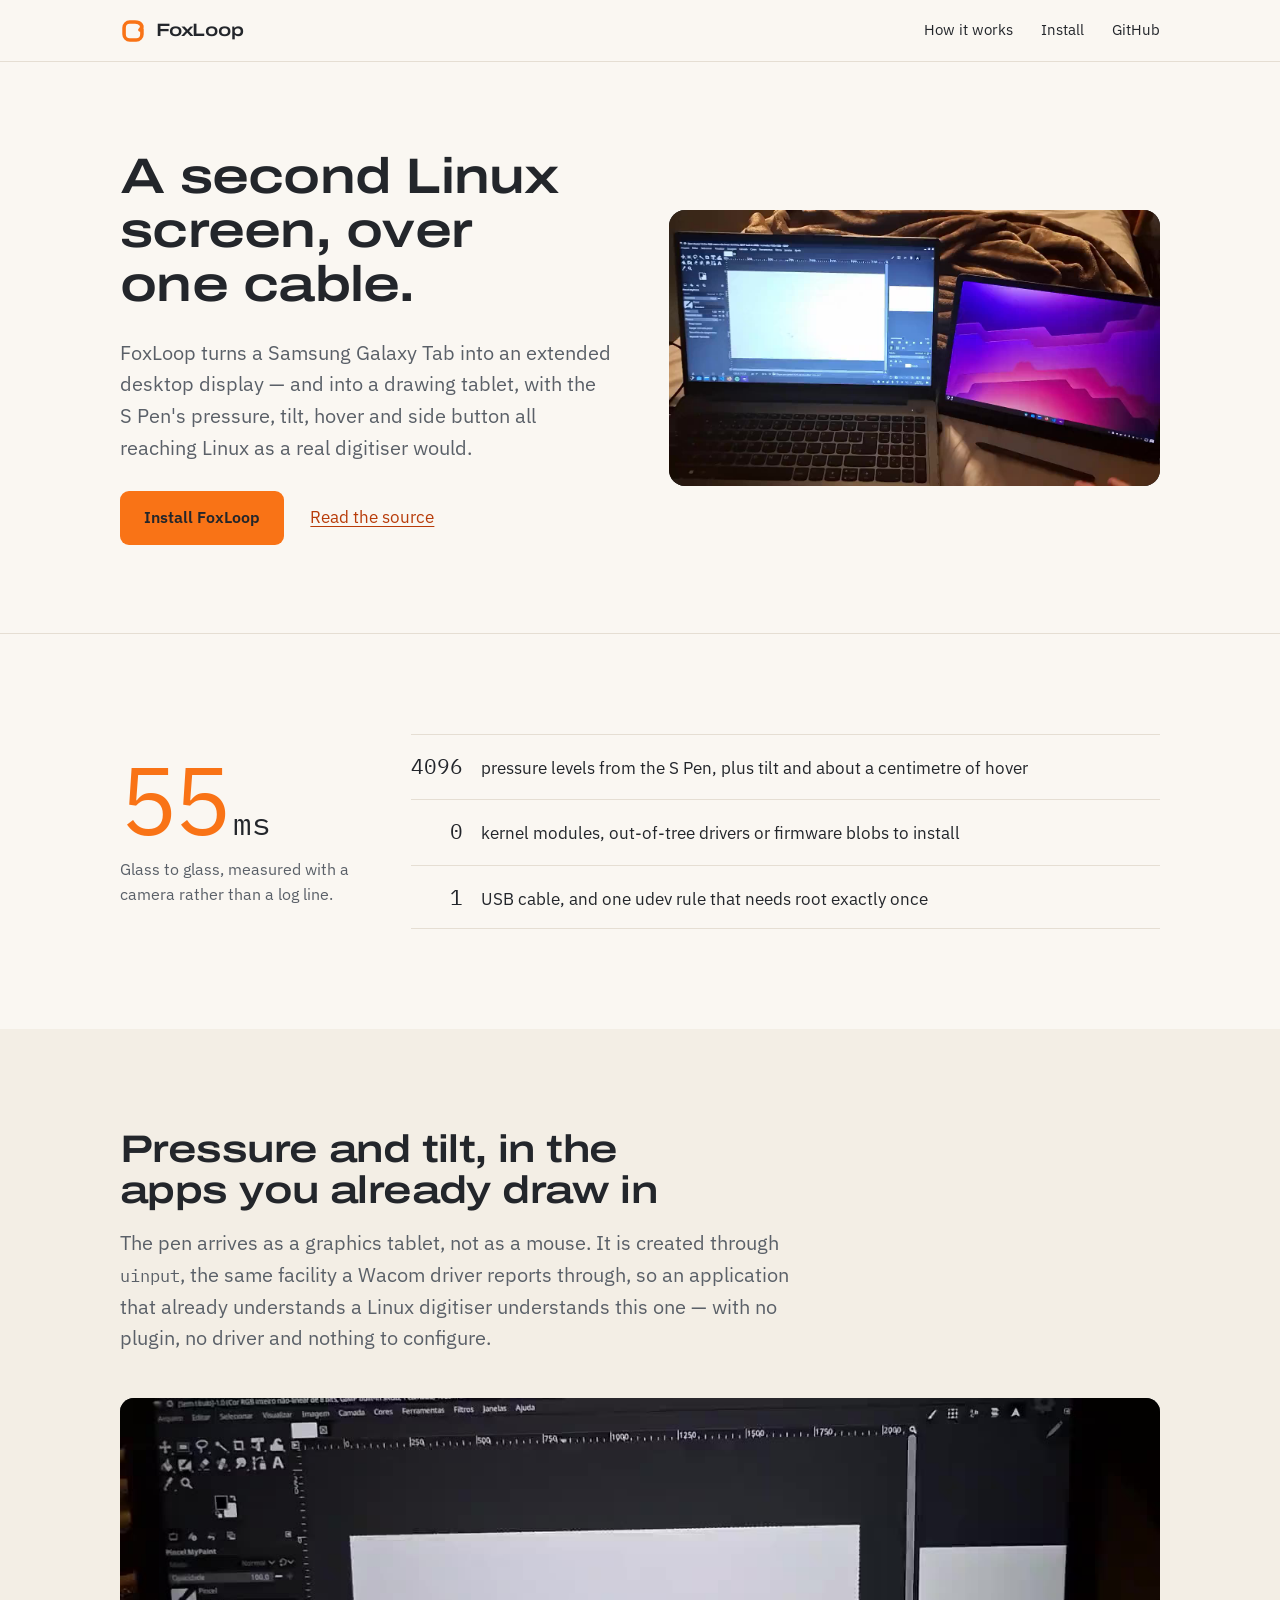
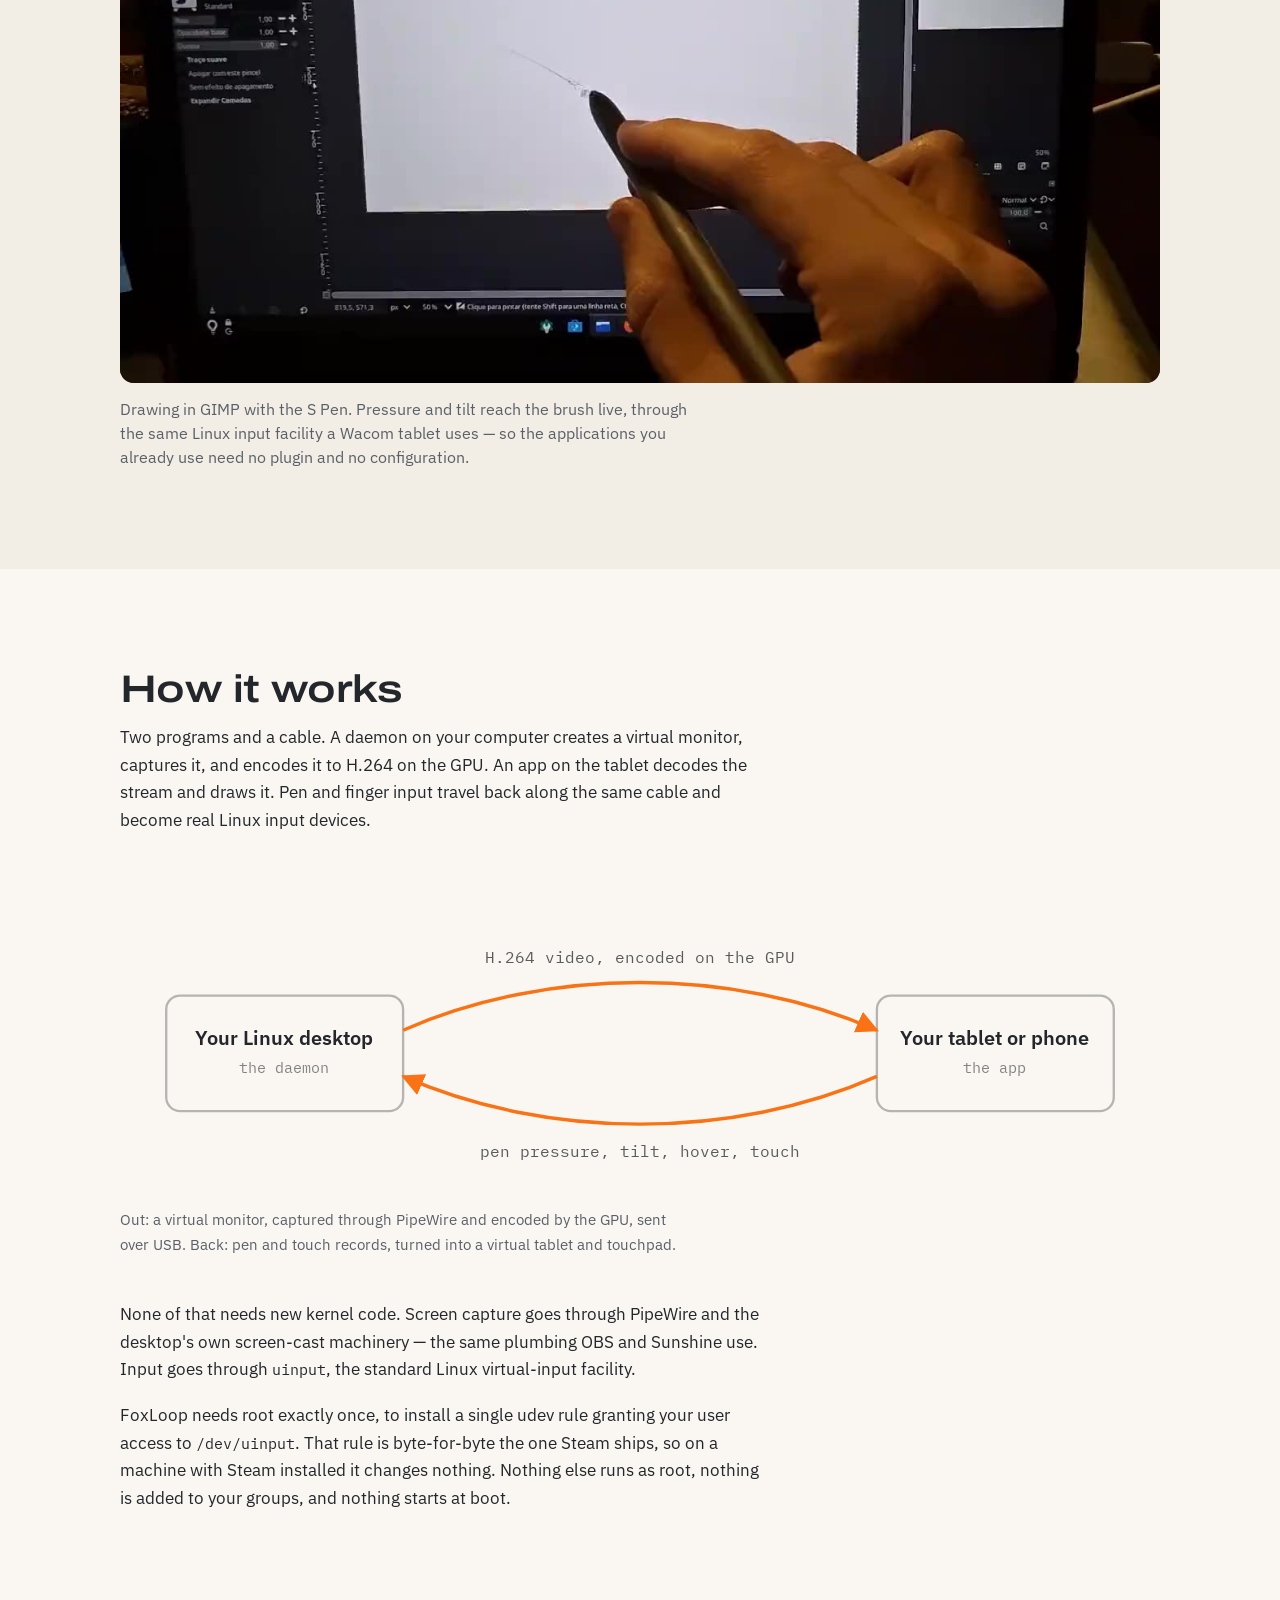
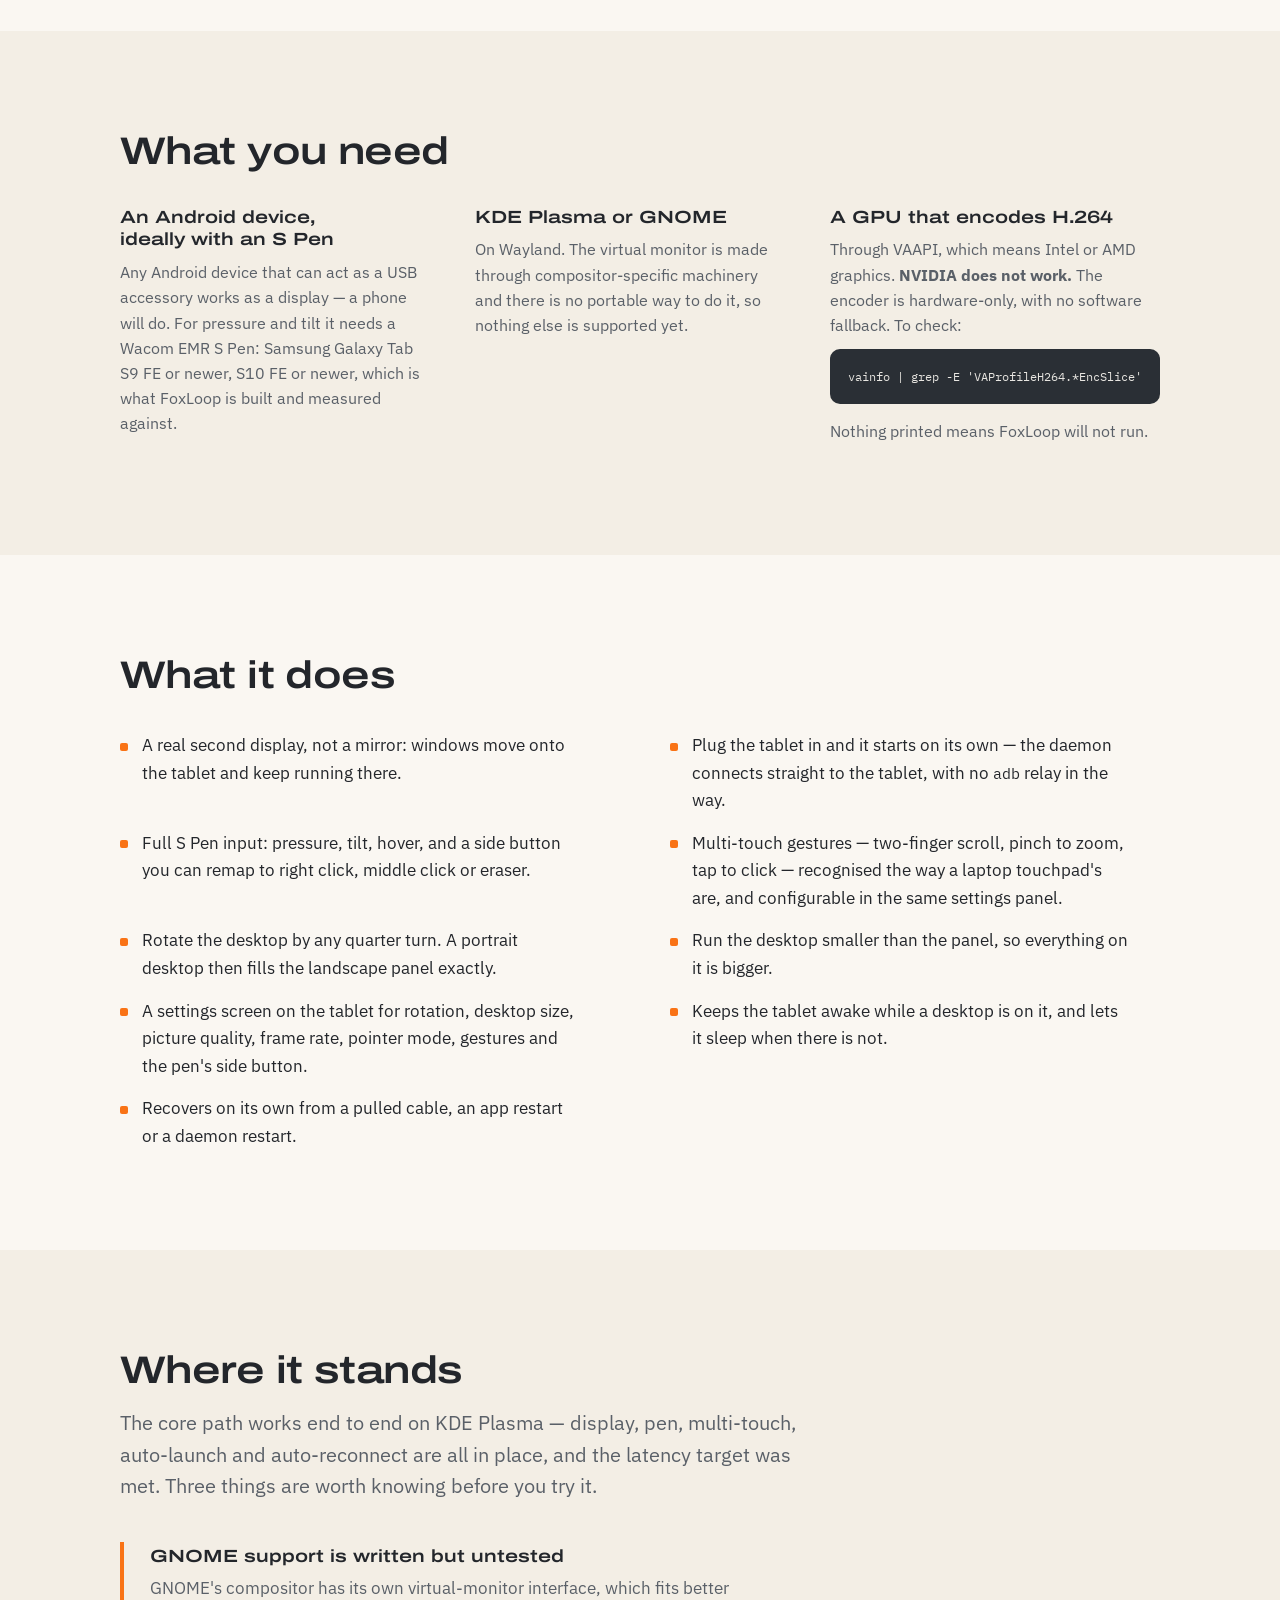
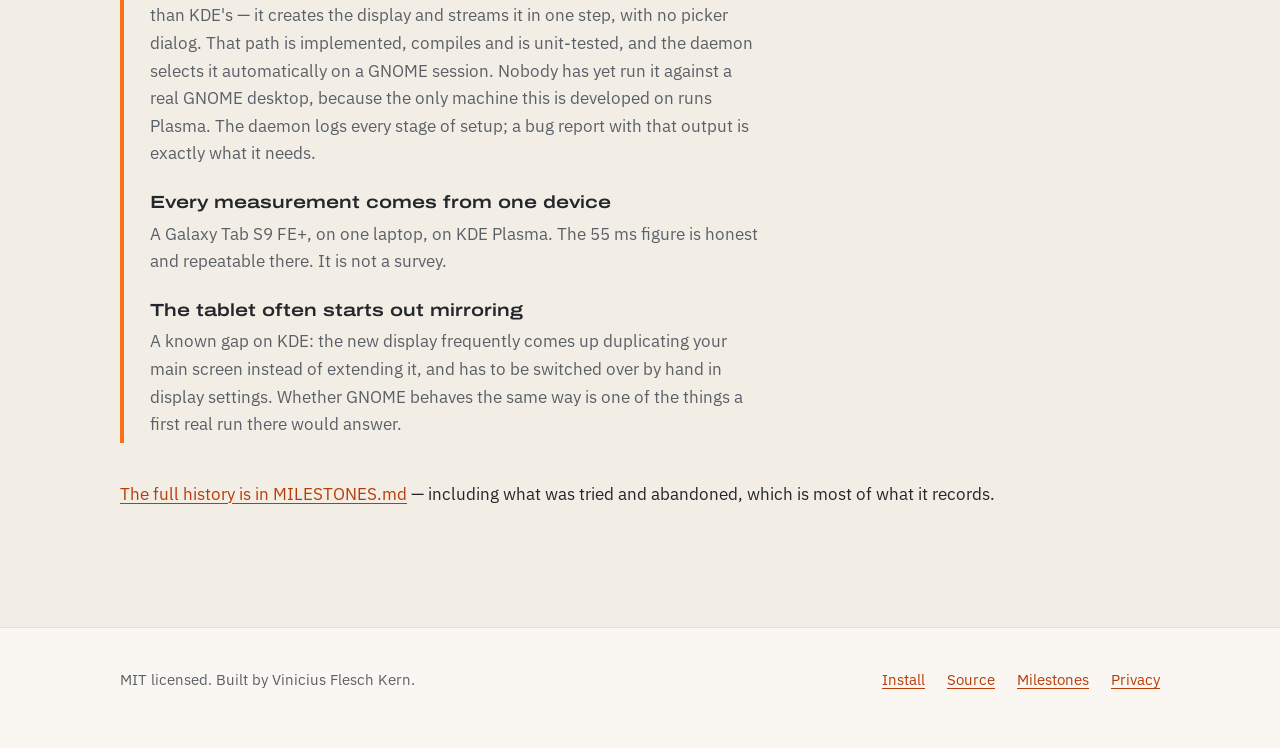
<file: site/index.html>
<!doctype html>
<html lang="en">
<head>
<meta charset="utf-8">
<meta name="viewport" content="width=device-width, initial-scale=1, viewport-fit=cover">
<title>FoxLoop — a second Linux screen you can draw on</title>
<meta name="description" content="FoxLoop turns a Samsung Galaxy Tab into an extended Linux display over one USB cable, with full S Pen pressure, tilt and hover. Open source, no kernel drivers.">
<link rel="icon" href="assets/mark.svg" type="image/svg+xml">
<link rel="canonical" href="https://v-inn.github.io/FoxLoop/">
<meta property="og:type" content="website">
<meta property="og:title" content="FoxLoop — a second Linux screen you can draw on">
<meta property="og:description" content="A Samsung Galaxy Tab as an extended Linux display over one USB cable, with full S Pen pressure, tilt and hover.">
<meta property="og:url" content="https://v-inn.github.io/FoxLoop/">
<meta property="og:image" content="https://v-inn.github.io/FoxLoop/assets/demo-pen.jpg">
<meta name="twitter:card" content="summary_large_image">
<link rel="preconnect" href="https://fonts.googleapis.com">
<link rel="preconnect" href="https://fonts.gstatic.com" crossorigin>
<link href="https://fonts.googleapis.com/css2?family=Archivo:wdth,wght@125,600&family=IBM+Plex+Mono&family=IBM+Plex+Sans:wght@400;600&display=swap" rel="stylesheet">
<link rel="stylesheet" href="style.css">
</head>
<body>

<a class="skip" href="#main">Skip to content</a>

<header class="masthead">
  <div class="wrap masthead__inner">
    <a class="brand" href="index.html">
      <svg viewBox="0 0 32 32" aria-hidden="true"><path d="M27 13.5 V20 A7 7 0 0 1 20 27 H12 A7 7 0 0 1 5 20 V12 A7 7 0 0 1 12 5 H18.5 C25 5 30 10 24.5 14.5" fill="none" stroke="#F97316" stroke-width="4.4" stroke-linecap="round" stroke-linejoin="round"/></svg>
      FoxLoop
    </a>
    <nav class="nav">
      <a href="#how">How it works</a>
      <a href="install.html">Install</a>
      <a href="https://github.com/V-inn/FoxLoop">GitHub</a>
    </nav>
  </div>
</header>

<main id="main">

  <div class="hero">
    <div class="hero__text">
      <h1>A second Linux screen, over one cable.</h1>
      <p class="lede">FoxLoop turns a Samsung Galaxy Tab into an extended desktop display — and into a drawing tablet, with the S Pen's pressure, tilt, hover and side button all reaching Linux as a real digitiser would.</p>
      <div class="actions">
        <a class="btn" href="install.html">Install FoxLoop</a>
        <a href="https://github.com/V-inn/FoxLoop">Read the source</a>
      </div>
    </div>
    <div class="well hero__well">
      <video src="assets/demo-extend.mp4" poster="assets/demo-extend.jpg"
             autoplay muted loop playsinline preload="metadata"
             width="1280" height="720"
             aria-label="A window is dragged from a laptop screen onto a tablet propped beside it, where it keeps running."></video>
    </div>
  </div>

  <section class="section rule-top">
    <div class="wrap">
      <div class="measures">
        <div>
          <p class="figure-lead">55<span>ms</span></p>
          <p>Glass to glass, measured with a camera rather than a log line.</p>
        </div>
        <ul class="supports">
          <li><b>4096</b><span>pressure levels from the S Pen, plus tilt and about a centimetre of hover</span></li>
          <li><b>0</b><span>kernel modules, out-of-tree drivers or firmware blobs to install</span></li>
          <li><b>1</b><span>USB cable, and one udev rule that needs root exactly once</span></li>
        </ul>
      </div>
    </div>
  </section>

  <section class="section section--band">
    <div class="wrap">
      <h2>Pressure and tilt, in the apps you already draw in</h2>
      <p class="lede">The pen arrives as a graphics tablet, not as a mouse. It is created through <code>uinput</code>, the same facility a Wacom driver reports through, so an application that already understands a Linux digitiser understands this one — with no plugin, no driver and nothing to configure.</p>
      <figure class="demo" style="margin-top:clamp(28px,4vw,44px)">
        <div class="well">
          <video src="assets/demo-pen.mp4" poster="assets/demo-pen.jpg"
                 autoplay muted loop playsinline preload="metadata"
                 width="1280" height="720"
                 aria-label="A hand draws a curve in GIMP on the tablet with the S Pen; the stroke thickens and thins with pressure."></video>
        </div>
        <figcaption>Drawing in GIMP with the S Pen. Pressure and tilt reach the brush live, through the same Linux input facility a Wacom tablet uses — so the applications you already use need no plugin and no configuration.</figcaption>
      </figure>
    </div>
  </section>

  <section class="section" id="how">
    <div class="wrap">
      <h2>How it works</h2>
      <div class="prose">
        <p>Two programs and a cable. A daemon on your computer creates a virtual monitor, captures it, and encodes it to H.264 on the GPU. An app on the tablet decodes the stream and draws it. Pen and finger input travel back along the same cable and become real Linux input devices.</p>
      </div>

      <figure class="diagram">
        <svg viewBox="0 0 900 270" role="img" aria-label="Diagram: the Linux desktop sends H.264 video over USB to the tablet or phone, which sends pen pressure, tilt and touch back along the same cable.">
          <defs>
            <marker id="arrow" viewBox="0 0 10 10" refX="9" refY="5" markerWidth="6.5" markerHeight="6.5" orient="auto">
              <path d="M0 0 L10 5 L0 10 Z" fill="#F97316"/>
            </marker>
          </defs>

          <rect x="40" y="100" width="205" height="100" rx="12" fill="none" stroke="currentColor" stroke-opacity=".32" stroke-width="2"/>
          <text class="d-title" x="142" y="143" text-anchor="middle">Your Linux desktop</text>
          <text class="d-sub" x="142" y="167" text-anchor="middle">the daemon</text>

          <rect x="655" y="100" width="205" height="100" rx="12" fill="none" stroke="currentColor" stroke-opacity=".32" stroke-width="2"/>
          <text class="d-title" x="757" y="143" text-anchor="middle">Your tablet or phone</text>
          <text class="d-sub" x="757" y="167" text-anchor="middle">the app</text>

          <path d="M245 130 C 370 75, 530 75, 655 130" fill="none" stroke="#F97316" stroke-width="3" marker-end="url(#arrow)"/>
          <text class="d-flow" x="450" y="72" text-anchor="middle">H.264 video, encoded on the GPU</text>

          <path d="M655 170 C 530 225, 370 225, 245 170" fill="none" stroke="#F97316" stroke-width="3" marker-end="url(#arrow)"/>
          <text class="d-flow" x="450" y="240" text-anchor="middle">pen pressure, tilt, hover, touch</text>
        </svg>
        <figcaption>Out: a virtual monitor, captured through PipeWire and encoded by the GPU, sent over USB. Back: pen and touch records, turned into a virtual tablet and touchpad.</figcaption>
      </figure>

      <div class="prose" style="margin-top:clamp(30px,4vw,44px)">
        <p>None of that needs new kernel code. Screen capture goes through PipeWire and the desktop's own screen-cast machinery — the same plumbing OBS and Sunshine use. Input goes through <code>uinput</code>, the standard Linux virtual-input facility.</p>
        <p>FoxLoop needs root exactly once, to install a single udev rule granting your user access to <code>/dev/uinput</code>. That rule is byte-for-byte the one Steam ships, so on a machine with Steam installed it changes nothing. Nothing else runs as root, nothing is added to your groups, and nothing starts at boot.</p>
      </div>
    </div>
  </section>

  <section class="section section--band">
    <div class="wrap">
      <h2>What you need</h2>
      <div class="needs">
        <div>
          <h3>An Android device, ideally with an S Pen</h3>
          <p>Any Android device that can act as a USB accessory works as a display — a phone will do. For pressure and tilt it needs a Wacom EMR S Pen: Samsung Galaxy Tab S9 FE or newer, S10 FE or newer, which is what FoxLoop is built and measured against.</p>
        </div>
        <div>
          <h3>KDE Plasma or GNOME</h3>
          <p>On Wayland. The virtual monitor is made through compositor-specific machinery and there is no portable way to do it, so nothing else is supported yet.</p>
        </div>
        <div>
          <h3>A GPU that encodes H.264</h3>
          <p>Through VAAPI, which means Intel or AMD graphics. <strong>NVIDIA does not work.</strong> The encoder is hardware-only, with no software fallback. To check:</p>
          <pre class="code"><code>vainfo | grep -E 'VAProfileH264.*EncSlice'</code></pre>
          <p>Nothing printed means FoxLoop will not run.</p>
        </div>
      </div>
    </div>
  </section>

  <section class="section">
    <div class="wrap">
      <h2>What it does</h2>
      <ul class="marked marked--two" style="margin-top:clamp(24px,3vw,36px)">
        <li>A real second display, not a mirror: windows move onto the tablet and keep running there.</li>
        <li>Plug the tablet in and it starts on its own — the daemon connects straight to the tablet, with no <code>adb</code> relay in the way.</li>
        <li>Full S Pen input: pressure, tilt, hover, and a side button you can remap to right click, middle click or eraser.</li>
        <li>Multi-touch gestures — two-finger scroll, pinch to zoom, tap to click — recognised the way a laptop touchpad's are, and configurable in the same settings panel.</li>
        <li>Rotate the desktop by any quarter turn. A portrait desktop then fills the landscape panel exactly.</li>
        <li>Run the desktop smaller than the panel, so everything on it is bigger.</li>
        <li>A settings screen on the tablet for rotation, desktop size, picture quality, frame rate, pointer mode, gestures and the pen's side button.</li>
        <li>Keeps the tablet awake while a desktop is on it, and lets it sleep when there is not.</li>
        <li>Recovers on its own from a pulled cable, an app restart or a daemon restart.</li>
      </ul>
    </div>
  </section>

  <section class="section section--band">
    <div class="wrap">
      <h2>Where it stands</h2>
      <p class="lede">The core path works end to end on KDE Plasma — display, pen, multi-touch, auto-launch and auto-reconnect are all in place, and the latency target was met. Three things are worth knowing before you try it.</p>
      <div class="standing" style="margin-top:clamp(28px,4vw,40px)">
        <div>
          <h3>GNOME support is written but untested</h3>
          <p>GNOME's compositor has its own virtual-monitor interface, which fits better than KDE's — it creates the display and streams it in one step, with no picker dialog. That path is implemented, compiles and is unit-tested, and the daemon selects it automatically on a GNOME session. Nobody has yet run it against a real GNOME desktop, because the only machine this is developed on runs Plasma. The daemon logs every stage of setup; a bug report with that output is exactly what it needs.</p>
        </div>
        <div>
          <h3>Every measurement comes from one device</h3>
          <p>A Galaxy Tab S9 FE+, on one laptop, on KDE Plasma. The 55 ms figure is honest and repeatable there. It is not a survey.</p>
        </div>
        <div>
          <h3>The tablet often starts out mirroring</h3>
          <p>A known gap on KDE: the new display frequently comes up duplicating your main screen instead of extending it, and has to be switched over by hand in display settings. Whether GNOME behaves the same way is one of the things a first real run there would answer.</p>
        </div>
      </div>
      <p style="margin-top:clamp(28px,4vw,38px)"><a href="https://github.com/V-inn/FoxLoop/blob/main/MILESTONES.md">The full history is in MILESTONES.md</a> — including what was tried and abandoned, which is most of what it records.</p>
    </div>
  </section>

</main>

<footer class="colophon">
  <div class="wrap colophon__inner">
    <p style="margin:0">MIT licensed. Built by Vinicius Flesch Kern.</p>
    <ul>
      <li><a href="install.html">Install</a></li>
      <li><a href="https://github.com/V-inn/FoxLoop">Source</a></li>
      <li><a href="https://github.com/V-inn/FoxLoop/blob/main/MILESTONES.md">Milestones</a></li>
      <li><a href="privacy.html">Privacy</a></li>
    </ul>
  </div>
</footer>

</body>
</html>
</file>
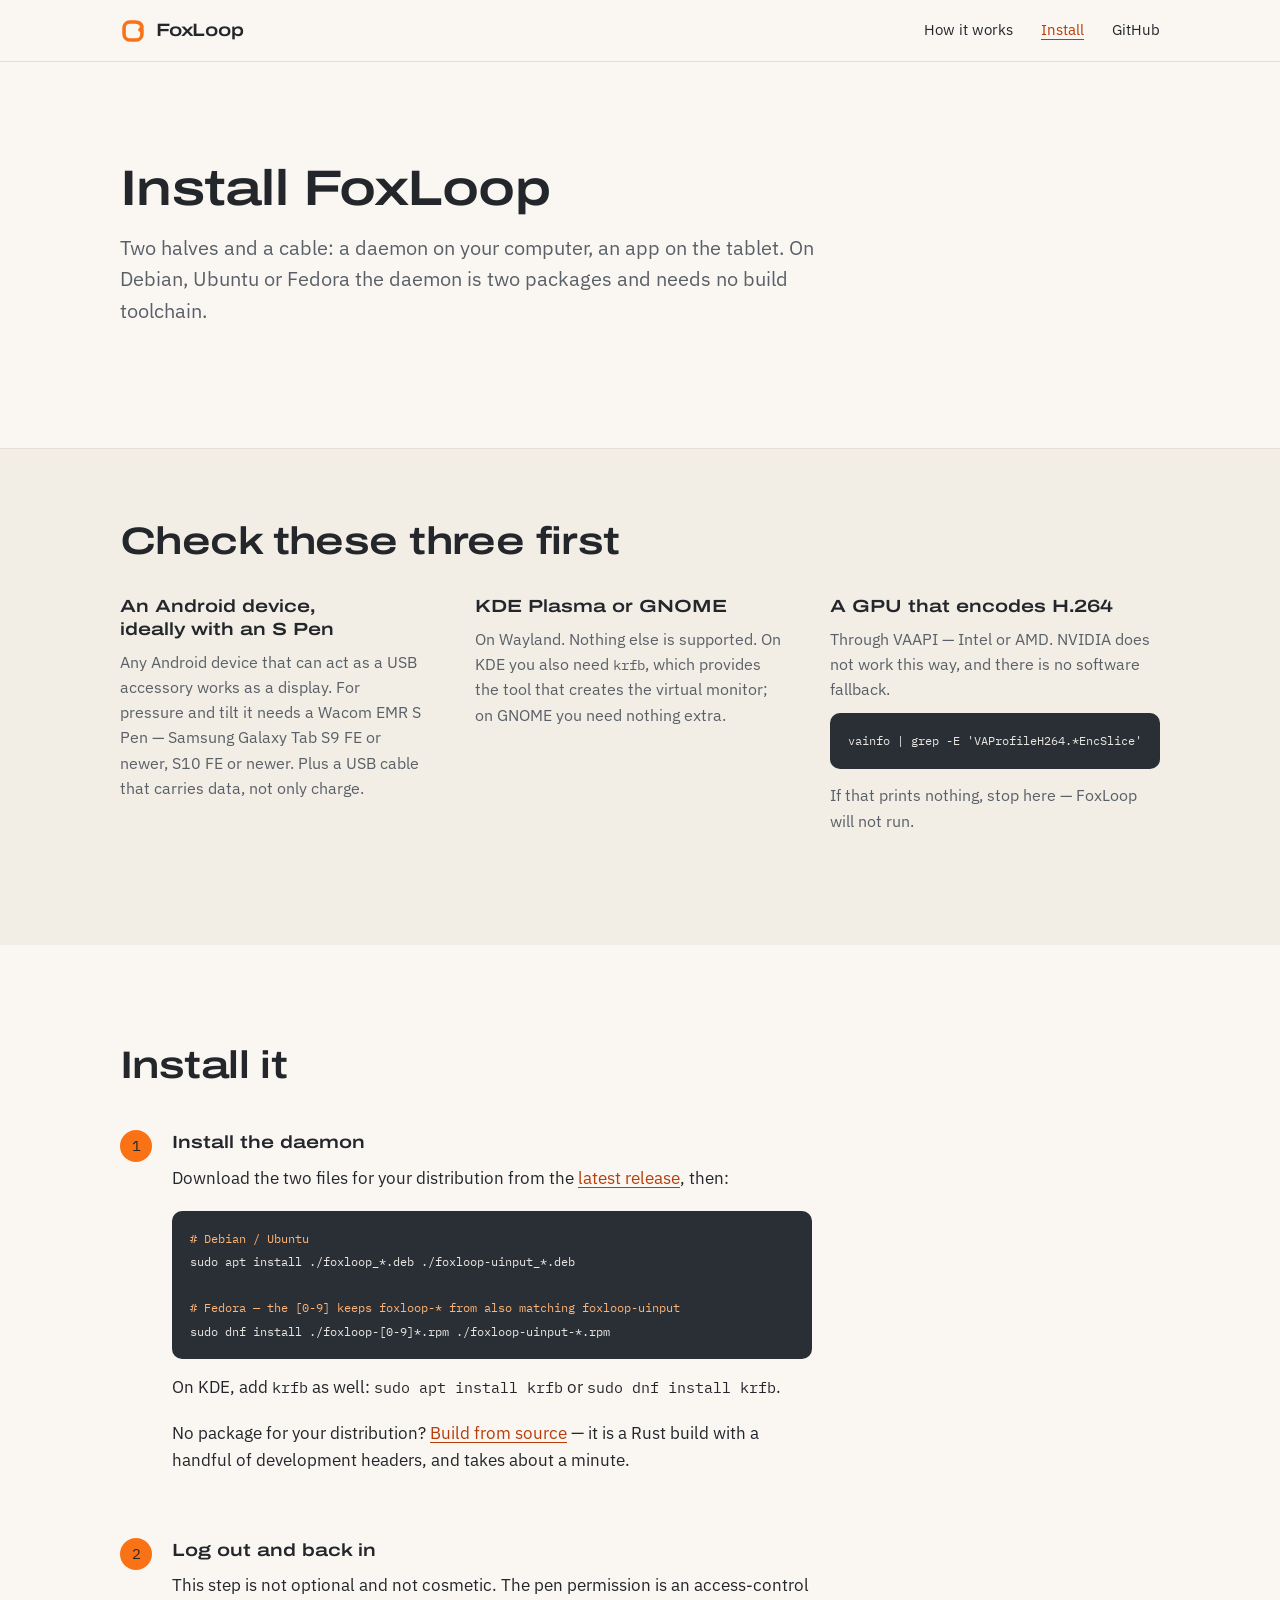
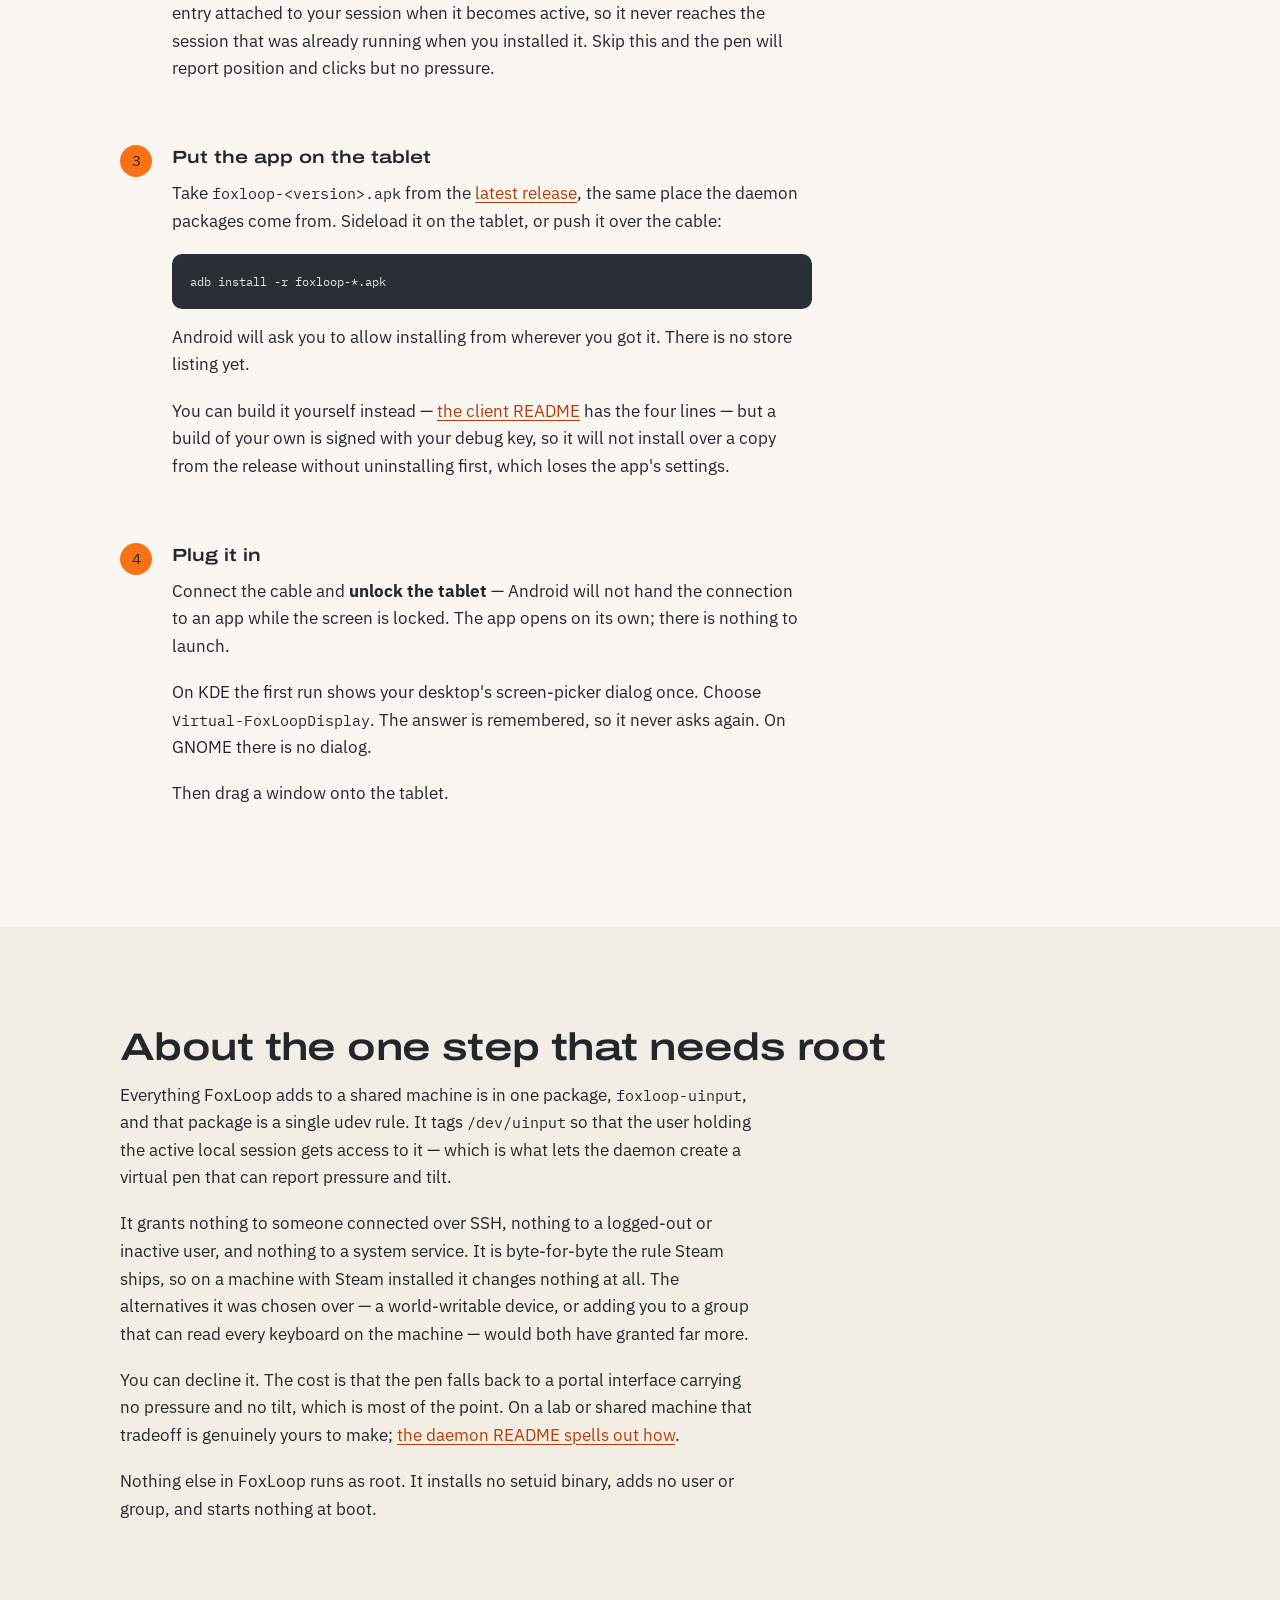
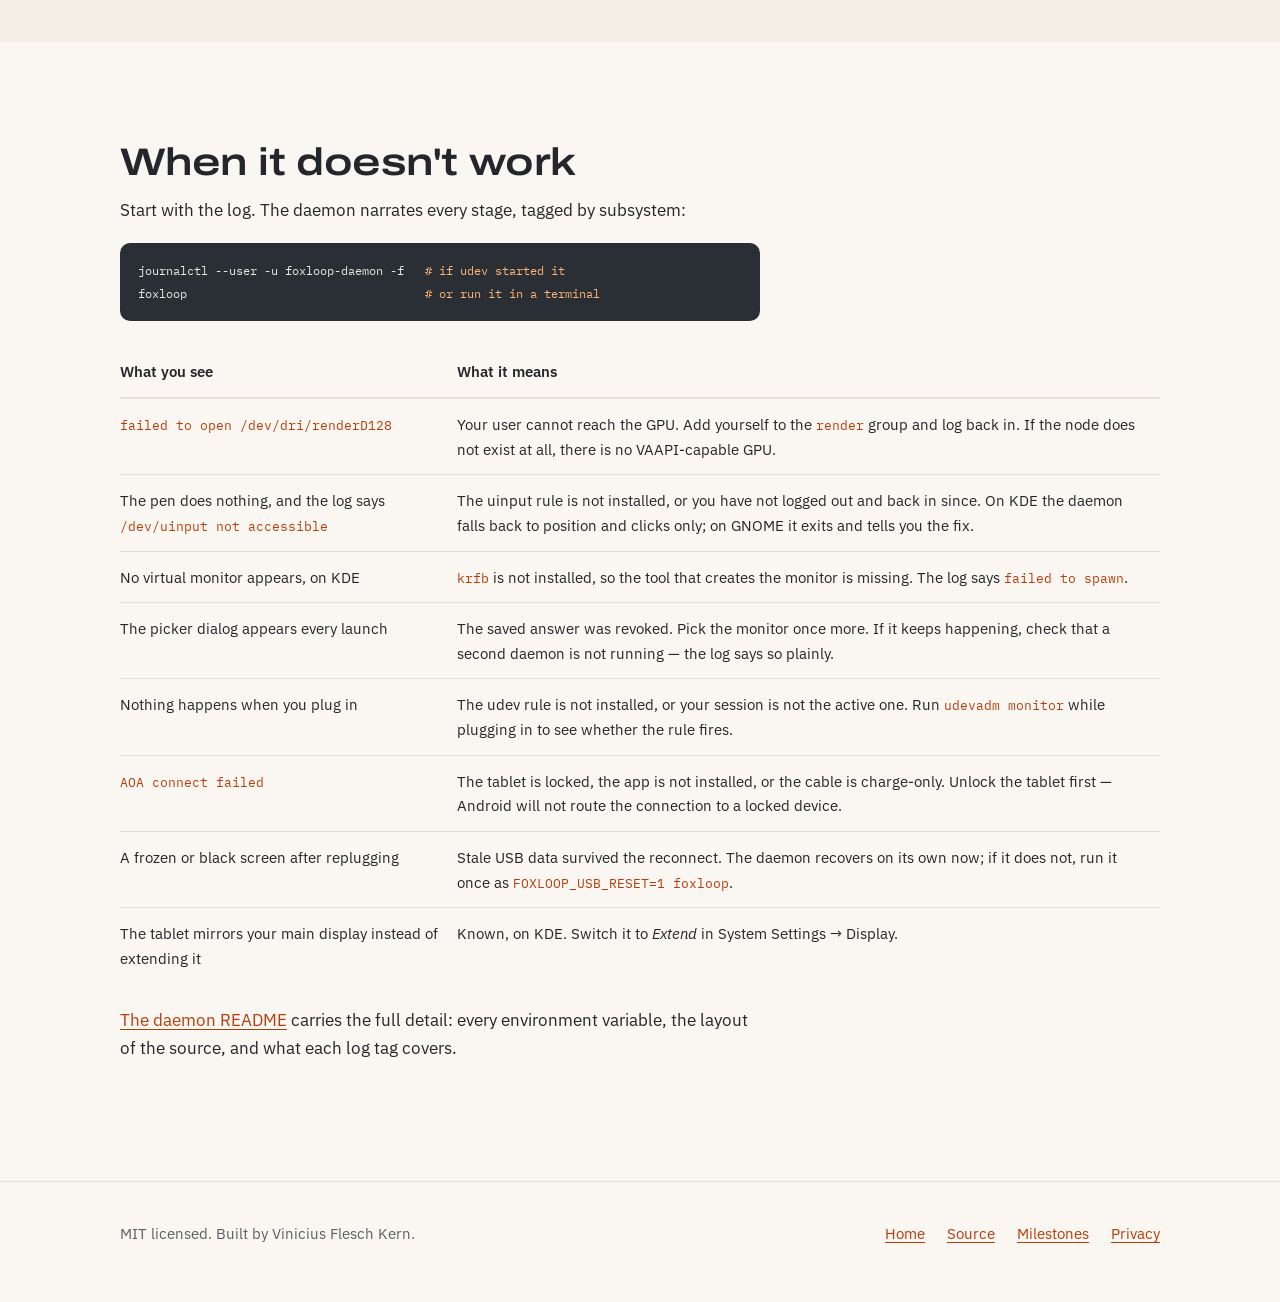
<file: site/install.html>
<!doctype html>
<html lang="en">
<head>
<meta charset="utf-8">
<meta name="viewport" content="width=device-width, initial-scale=1, viewport-fit=cover">
<title>Install FoxLoop</title>
<meta name="description" content="How to install FoxLoop: packages for Debian, Ubuntu and Fedora, building from source, the tablet app, and what to do when it doesn't work.">
<link rel="icon" href="assets/mark.svg" type="image/svg+xml">
<link rel="canonical" href="https://v-inn.github.io/FoxLoop/install.html">
<meta property="og:type" content="article">
<meta property="og:title" content="Install FoxLoop">
<meta property="og:description" content="Packages for Debian, Ubuntu and Fedora, building from source, the tablet app, and a troubleshooting table.">
<meta property="og:url" content="https://v-inn.github.io/FoxLoop/install.html">
<link rel="preconnect" href="https://fonts.googleapis.com">
<link rel="preconnect" href="https://fonts.gstatic.com" crossorigin>
<link href="https://fonts.googleapis.com/css2?family=Archivo:wdth,wght@125,600&family=IBM+Plex+Mono&family=IBM+Plex+Sans:wght@400;600&display=swap" rel="stylesheet">
<link rel="stylesheet" href="style.css">
</head>
<body>

<a class="skip" href="#main">Skip to content</a>

<header class="masthead">
  <div class="wrap masthead__inner">
    <a class="brand" href="index.html">
      <svg viewBox="0 0 32 32" aria-hidden="true"><path d="M27 13.5 V20 A7 7 0 0 1 20 27 H12 A7 7 0 0 1 5 20 V12 A7 7 0 0 1 12 5 H18.5 C25 5 30 10 24.5 14.5" fill="none" stroke="#F97316" stroke-width="4.4" stroke-linecap="round" stroke-linejoin="round"/></svg>
      FoxLoop
    </a>
    <nav class="nav">
      <a href="index.html#how">How it works</a>
      <a href="install.html" aria-current="page">Install</a>
      <a href="https://github.com/V-inn/FoxLoop">GitHub</a>
    </nav>
  </div>
</header>

<main id="main">

  <section class="section">
    <div class="wrap">
      <h1>Install FoxLoop</h1>
      <p class="lede">Two halves and a cable: a daemon on your computer, an app on the tablet. On Debian, Ubuntu or Fedora the daemon is two packages and needs no build toolchain.</p>
    </div>
  </section>

  <section class="section section--band rule-top" style="padding-top:clamp(40px,6vw,72px)">
    <div class="wrap">
      <h2>Check these three first</h2>
      <div class="needs">
        <div>
          <h3>An Android device, ideally with an S Pen</h3>
          <p>Any Android device that can act as a USB accessory works as a display. For pressure and tilt it needs a Wacom EMR S Pen — Samsung Galaxy Tab S9 FE or newer, S10 FE or newer. Plus a USB cable that carries data, not only charge.</p>
        </div>
        <div>
          <h3>KDE Plasma or GNOME</h3>
          <p>On Wayland. Nothing else is supported. On KDE you also need <code>krfb</code>, which provides the tool that creates the virtual monitor; on GNOME you need nothing extra.</p>
        </div>
        <div>
          <h3>A GPU that encodes H.264</h3>
          <p>Through VAAPI — Intel or AMD. NVIDIA does not work this way, and there is no software fallback.</p>
          <pre class="code"><code>vainfo | grep -E 'VAProfileH264.*EncSlice'</code></pre>
          <p>If that prints nothing, stop here — FoxLoop will not run.</p>
        </div>
      </div>
    </div>
  </section>

  <section class="section">
    <div class="wrap">
      <h2>Install it</h2>
      <ol class="steps" style="margin-top:clamp(30px,4vw,46px)">

        <li>
          <h3>Install the daemon</h3>
          <div class="prose">
            <p>Download the two files for your distribution from the <a href="https://github.com/V-inn/FoxLoop/releases/latest">latest release</a>, then:</p>
            <pre class="code"><code><b># Debian / Ubuntu</b>
sudo apt install ./foxloop_*.deb ./foxloop-uinput_*.deb

<b># Fedora — the [0-9] keeps foxloop-* from also matching foxloop-uinput</b>
sudo dnf install ./foxloop-[0-9]*.rpm ./foxloop-uinput-*.rpm</code></pre>
            <p>On KDE, add <code>krfb</code> as well: <code>sudo apt install krfb</code> or <code>sudo dnf install krfb</code>.</p>
            <p>No package for your distribution? <a href="https://github.com/V-inn/FoxLoop/blob/main/daemon/README.md#build">Build from source</a> — it is a Rust build with a handful of development headers, and takes about a minute.</p>
          </div>
        </li>

        <li>
          <h3>Log out and back in</h3>
          <div class="prose">
            <p>This step is not optional and not cosmetic. The pen permission is an access-control entry attached to your session when it becomes active, so it never reaches the session that was already running when you installed it. Skip this and the pen will report position and clicks but no pressure.</p>
          </div>
        </li>

        <li>
          <h3>Put the app on the tablet</h3>
          <div class="prose">
            <p>Take <code>foxloop-&lt;version&gt;.apk</code> from the <a href="https://github.com/V-inn/FoxLoop/releases/latest">latest release</a>, the same place the daemon packages come from. Sideload it on the tablet, or push it over the cable:</p>
            <pre class="code"><code>adb install -r foxloop-*.apk</code></pre>
            <p>Android will ask you to allow installing from wherever you got it. There is no store listing yet.</p>
            <p>You can build it yourself instead — <a href="https://github.com/V-inn/FoxLoop/blob/main/android-client/README.md">the client README</a> has the four lines — but a build of your own is signed with your debug key, so it will not install over a copy from the release without uninstalling first, which loses the app's settings.</p>
          </div>
        </li>

        <li>
          <h3>Plug it in</h3>
          <div class="prose">
            <p>Connect the cable and <strong>unlock the tablet</strong> — Android will not hand the connection to an app while the screen is locked. The app opens on its own; there is nothing to launch.</p>
            <p>On KDE the first run shows your desktop's screen-picker dialog once. Choose <code>Virtual-FoxLoopDisplay</code>. The answer is remembered, so it never asks again. On GNOME there is no dialog.</p>
            <p>Then drag a window onto the tablet.</p>
          </div>
        </li>

      </ol>
    </div>
  </section>

  <section class="section section--band">
    <div class="wrap">
      <h2>About the one step that needs root</h2>
      <div class="prose">
        <p>Everything FoxLoop adds to a shared machine is in one package, <code>foxloop-uinput</code>, and that package is a single udev rule. It tags <code>/dev/uinput</code> so that the user holding the active local session gets access to it — which is what lets the daemon create a virtual pen that can report pressure and tilt.</p>
        <p>It grants nothing to someone connected over SSH, nothing to a logged-out or inactive user, and nothing to a system service. It is byte-for-byte the rule Steam ships, so on a machine with Steam installed it changes nothing at all. The alternatives it was chosen over — a world-writable device, or adding you to a group that can read every keyboard on the machine — would both have granted far more.</p>
        <p>You can decline it. The cost is that the pen falls back to a portal interface carrying no pressure and no tilt, which is most of the point. On a lab or shared machine that tradeoff is genuinely yours to make; <a href="https://github.com/V-inn/FoxLoop/blob/main/daemon/README.md#multi-user-and-managed-machines">the daemon README spells out how</a>.</p>
        <p>Nothing else in FoxLoop runs as root. It installs no setuid binary, adds no user or group, and starts nothing at boot.</p>
      </div>
    </div>
  </section>

  <section class="section">
    <div class="wrap">
      <h2>When it doesn't work</h2>
      <div class="prose">
        <p>Start with the log. The daemon narrates every stage, tagged by subsystem:</p>
        <pre class="code"><code>journalctl --user -u foxloop-daemon -f   <b># if udev started it</b>
foxloop                                  <b># or run it in a terminal</b></code></pre>
      </div>

      <div class="table-scroll" style="margin-top:clamp(26px,3vw,38px)">
        <table>
          <thead>
            <tr><th scope="col">What you see</th><th scope="col">What it means</th></tr>
          </thead>
          <tbody>
            <tr>
              <td><code>failed to open /dev/dri/renderD128</code></td>
              <td>Your user cannot reach the GPU. Add yourself to the <code>render</code> group and log back in. If the node does not exist at all, there is no VAAPI-capable GPU.</td>
            </tr>
            <tr>
              <td>The pen does nothing, and the log says <code>/dev/uinput not accessible</code></td>
              <td>The uinput rule is not installed, or you have not logged out and back in since. On KDE the daemon falls back to position and clicks only; on GNOME it exits and tells you the fix.</td>
            </tr>
            <tr>
              <td>No virtual monitor appears, on KDE</td>
              <td><code>krfb</code> is not installed, so the tool that creates the monitor is missing. The log says <code>failed to spawn</code>.</td>
            </tr>
            <tr>
              <td>The picker dialog appears every launch</td>
              <td>The saved answer was revoked. Pick the monitor once more. If it keeps happening, check that a second daemon is not running — the log says so plainly.</td>
            </tr>
            <tr>
              <td>Nothing happens when you plug in</td>
              <td>The udev rule is not installed, or your session is not the active one. Run <code>udevadm monitor</code> while plugging in to see whether the rule fires.</td>
            </tr>
            <tr>
              <td><code>AOA connect failed</code></td>
              <td>The tablet is locked, the app is not installed, or the cable is charge-only. Unlock the tablet first — Android will not route the connection to a locked device.</td>
            </tr>
            <tr>
              <td>A frozen or black screen after replugging</td>
              <td>Stale USB data survived the reconnect. The daemon recovers on its own now; if it does not, run it once as <code>FOXLOOP_USB_RESET=1 foxloop</code>.</td>
            </tr>
            <tr>
              <td>The tablet mirrors your main display instead of extending it</td>
              <td>Known, on KDE. Switch it to <em>Extend</em> in System Settings → Display.</td>
            </tr>
          </tbody>
        </table>
      </div>

      <div class="prose">
        <p><a href="https://github.com/V-inn/FoxLoop/blob/main/daemon/README.md">The daemon README</a> carries the full detail: every environment variable, the layout of the source, and what each log tag covers.</p>
      </div>
    </div>
  </section>

</main>

<footer class="colophon">
  <div class="wrap colophon__inner">
    <p style="margin:0">MIT licensed. Built by Vinicius Flesch Kern.</p>
    <ul>
      <li><a href="index.html">Home</a></li>
      <li><a href="https://github.com/V-inn/FoxLoop">Source</a></li>
      <li><a href="https://github.com/V-inn/FoxLoop/blob/main/MILESTONES.md">Milestones</a></li>
      <li><a href="privacy.html">Privacy</a></li>
    </ul>
  </div>
</footer>

</body>
</html>
</file>
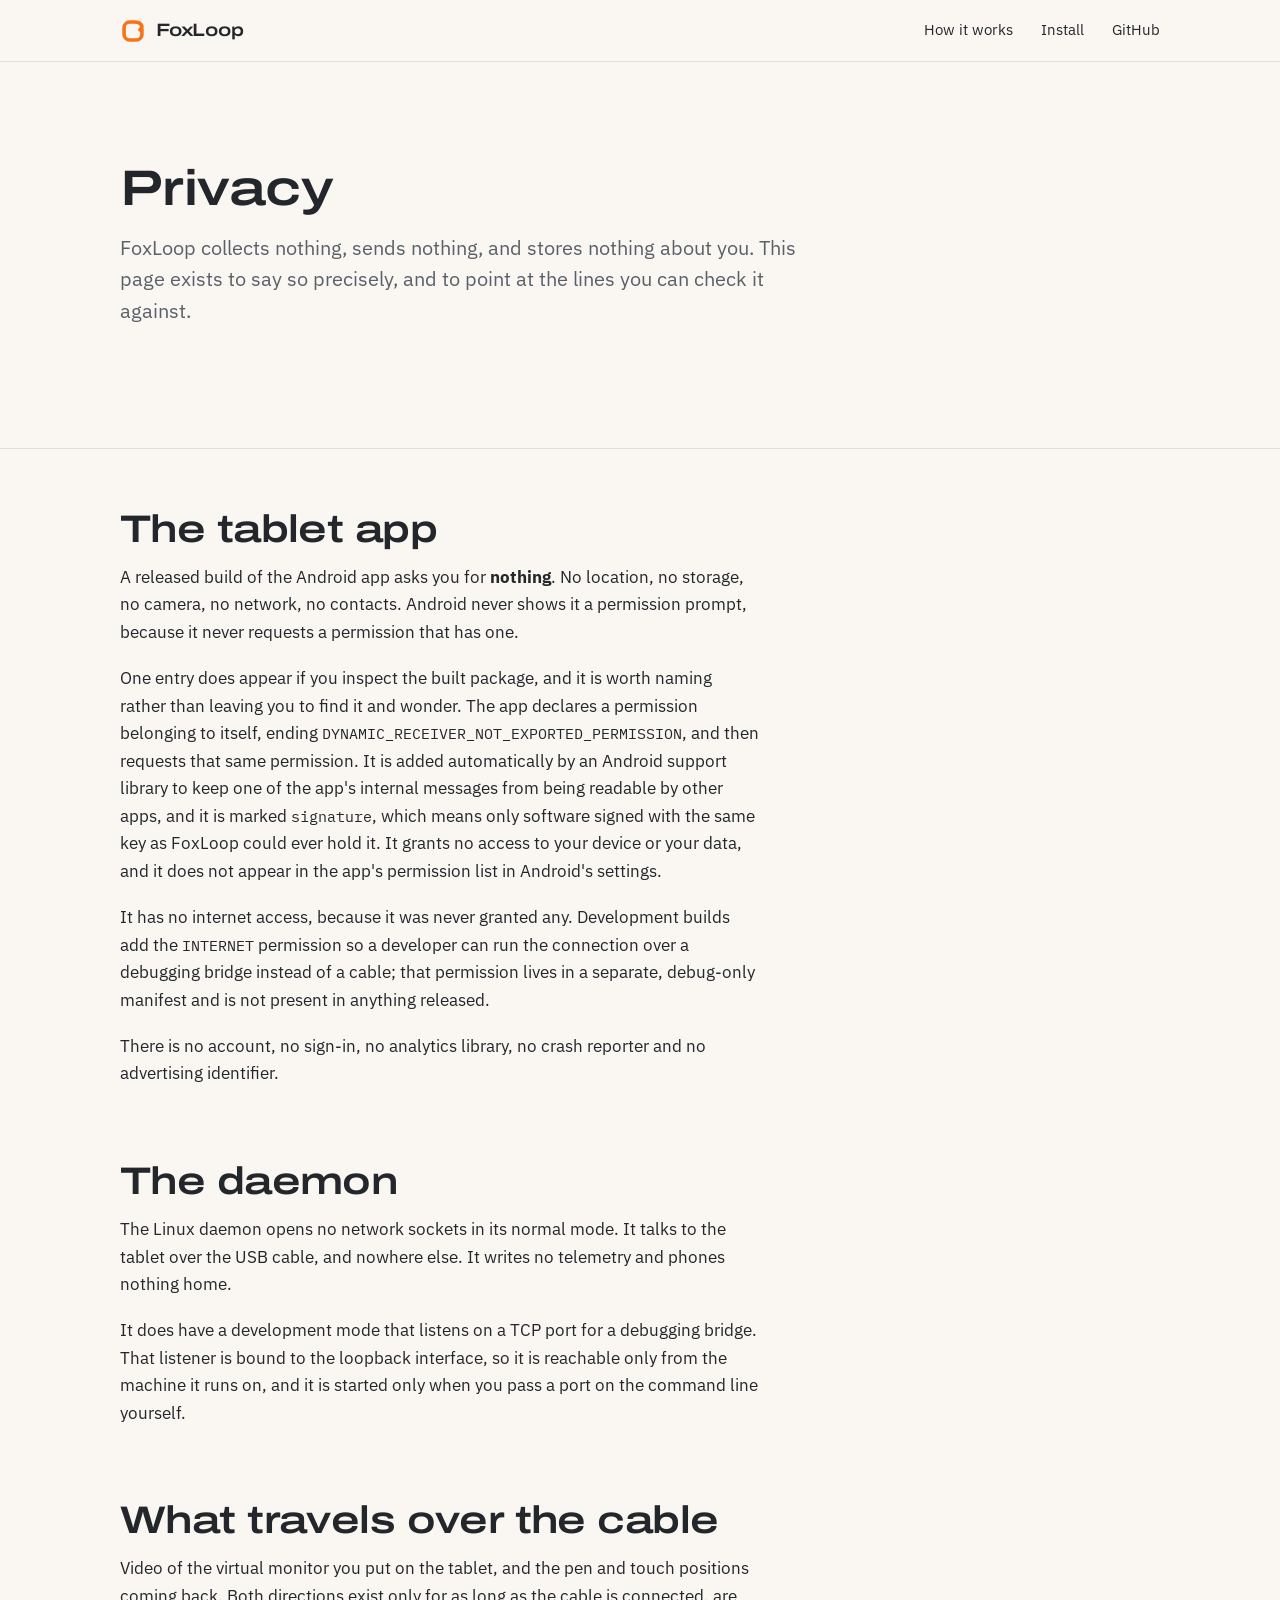
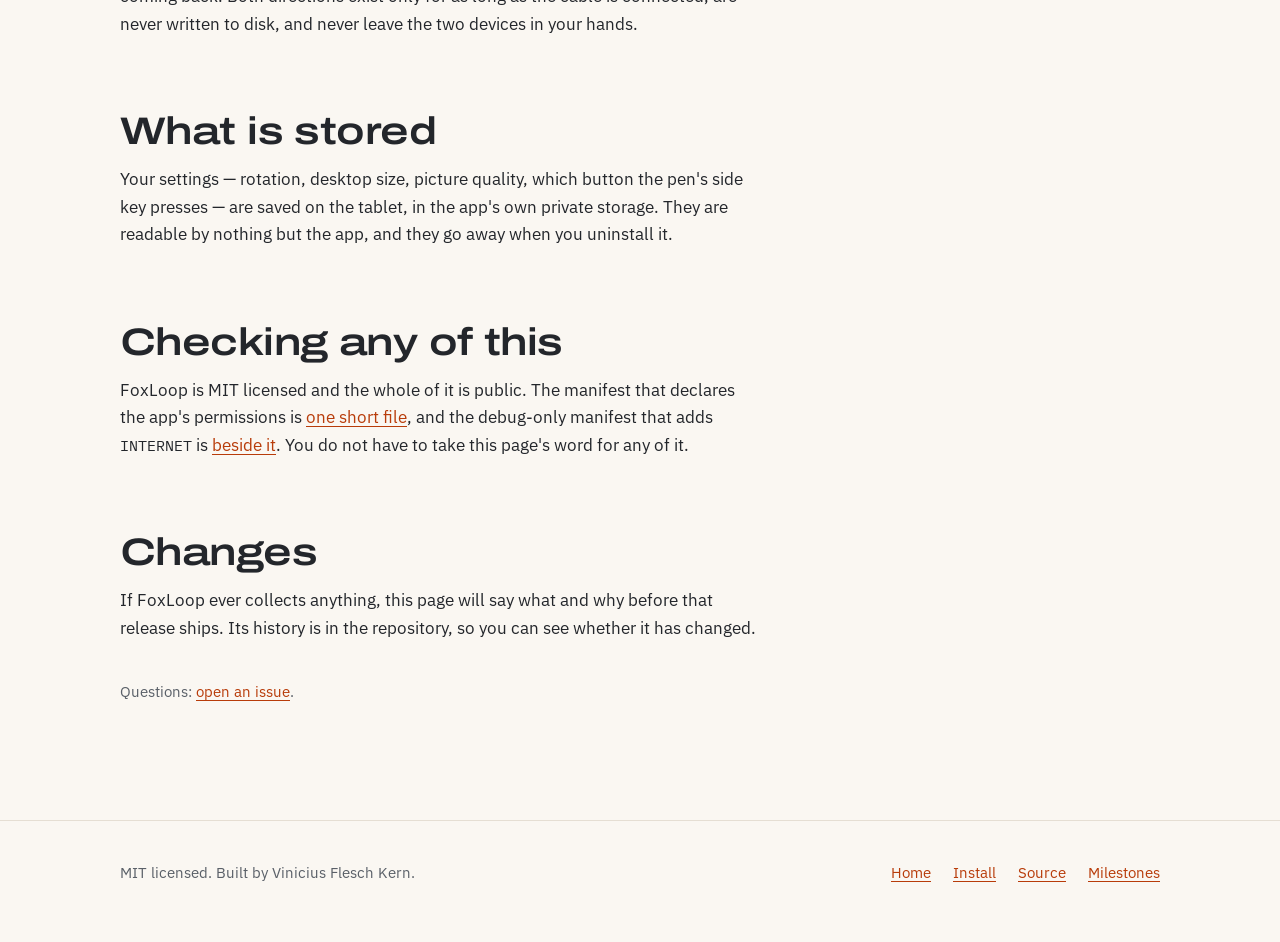
<file: site/privacy.html>
<!doctype html>
<html lang="en">
<head>
<meta charset="utf-8">
<meta name="viewport" content="width=device-width, initial-scale=1, viewport-fit=cover">
<title>FoxLoop privacy</title>
<meta name="description" content="FoxLoop collects nothing. The Android app requests no permissions, has no network access, and nothing leaves your machine.">
<link rel="icon" href="assets/mark.svg" type="image/svg+xml">
<link rel="canonical" href="https://v-inn.github.io/FoxLoop/privacy.html">
<meta property="og:type" content="article">
<meta property="og:title" content="FoxLoop privacy">
<meta property="og:description" content="FoxLoop collects nothing. No accounts, no analytics, no network beyond the cable.">
<meta property="og:url" content="https://v-inn.github.io/FoxLoop/privacy.html">
<link rel="preconnect" href="https://fonts.googleapis.com">
<link rel="preconnect" href="https://fonts.gstatic.com" crossorigin>
<link href="https://fonts.googleapis.com/css2?family=Archivo:wdth,wght@125,600&family=IBM+Plex+Mono&family=IBM+Plex+Sans:wght@400;600&display=swap" rel="stylesheet">
<link rel="stylesheet" href="style.css">
</head>
<body>

<a class="skip" href="#main">Skip to content</a>

<header class="masthead">
  <div class="wrap masthead__inner">
    <a class="brand" href="index.html">
      <svg viewBox="0 0 32 32" aria-hidden="true"><path d="M27 13.5 V20 A7 7 0 0 1 20 27 H12 A7 7 0 0 1 5 20 V12 A7 7 0 0 1 12 5 H18.5 C25 5 30 10 24.5 14.5" fill="none" stroke="#F97316" stroke-width="4.4" stroke-linecap="round" stroke-linejoin="round"/></svg>
      FoxLoop
    </a>
    <nav class="nav">
      <a href="index.html#how">How it works</a>
      <a href="install.html">Install</a>
      <a href="https://github.com/V-inn/FoxLoop">GitHub</a>
    </nav>
  </div>
</header>

<main id="main">

  <section class="section">
    <div class="wrap">
      <h1>Privacy</h1>
      <p class="lede">FoxLoop collects nothing, sends nothing, and stores nothing about you. This page exists to say so precisely, and to point at the lines you can check it against.</p>
    </div>
  </section>

  <section class="section rule-top" style="padding-top:clamp(36px,5vw,60px)">
    <div class="wrap">
      <div class="prose">

        <h2>The tablet app</h2>
        <p>A released build of the Android app asks you for <strong>nothing</strong>. No location, no storage, no camera, no network, no contacts. Android never shows it a permission prompt, because it never requests a permission that has one.</p>
        <p>One entry does appear if you inspect the built package, and it is worth naming rather than leaving you to find it and wonder. The app declares a permission belonging to itself, ending <code>DYNAMIC_RECEIVER_NOT_EXPORTED_PERMISSION</code>, and then requests that same permission. It is added automatically by an Android support library to keep one of the app's internal messages from being readable by other apps, and it is marked <code>signature</code>, which means only software signed with the same key as FoxLoop could ever hold it. It grants no access to your device or your data, and it does not appear in the app's permission list in Android's settings.</p>
        <p>It has no internet access, because it was never granted any. Development builds add the <code>INTERNET</code> permission so a developer can run the connection over a debugging bridge instead of a cable; that permission lives in a separate, debug-only manifest and is not present in anything released.</p>
        <p>There is no account, no sign-in, no analytics library, no crash reporter and no advertising identifier.</p>

        <h2>The daemon</h2>
        <p>The Linux daemon opens no network sockets in its normal mode. It talks to the tablet over the USB cable, and nowhere else. It writes no telemetry and phones nothing home.</p>
        <p>It does have a development mode that listens on a TCP port for a debugging bridge. That listener is bound to the loopback interface, so it is reachable only from the machine it runs on, and it is started only when you pass a port on the command line yourself.</p>

        <h2>What travels over the cable</h2>
        <p>Video of the virtual monitor you put on the tablet, and the pen and touch positions coming back. Both directions exist only for as long as the cable is connected, are never written to disk, and never leave the two devices in your hands.</p>

        <h2>What is stored</h2>
        <p>Your settings — rotation, desktop size, picture quality, which button the pen's side key presses — are saved on the tablet, in the app's own private storage. They are readable by nothing but the app, and they go away when you uninstall it.</p>

        <h2>Checking any of this</h2>
        <p>FoxLoop is MIT licensed and the whole of it is public. The manifest that declares the app's permissions is <a href="https://github.com/V-inn/FoxLoop/blob/main/android-client/app/src/main/AndroidManifest.xml">one short file</a>, and the debug-only manifest that adds <code>INTERNET</code> is <a href="https://github.com/V-inn/FoxLoop/blob/main/android-client/app/src/debug/AndroidManifest.xml">beside it</a>. You do not have to take this page's word for any of it.</p>

        <h2>Changes</h2>
        <p>If FoxLoop ever collects anything, this page will say what and why before that release ships. Its history is in the repository, so you can see whether it has changed.</p>

        <p style="color:var(--muted);font-size:.95rem;margin-top:2.4em">Questions: <a href="https://github.com/V-inn/FoxLoop/issues">open an issue</a>.</p>

      </div>
    </div>
  </section>

</main>

<footer class="colophon">
  <div class="wrap colophon__inner">
    <p style="margin:0">MIT licensed. Built by Vinicius Flesch Kern.</p>
    <ul>
      <li><a href="index.html">Home</a></li>
      <li><a href="install.html">Install</a></li>
      <li><a href="https://github.com/V-inn/FoxLoop">Source</a></li>
      <li><a href="https://github.com/V-inn/FoxLoop/blob/main/MILESTONES.md">Milestones</a></li>
    </ul>
  </div>
</footer>

</body>
</html>
</file>
<file: site/style.css>
/*
  FoxLoop site styles.

  Palette note, because the numbers drove the design and a later editor will
  otherwise "simplify" it into an accessibility bug: orange on a light ground is
  contrast-hostile, so the accent is two colours with two jobs that must not be
  swapped.

    --fill   #F97316  2.62:1 on the ground -- fills, marks, rules, the diagram.
                      Never carries body-size text.
    --accent #B83C0A  5.33:1 on the ground -- links, small accent text.

  --accent is a shade darker than it looks like it needs to be, and that is
  deliberate: half the page's sections sit on --band rather than --ground, and a
  lighter orange that passed on one failed on the other (#C2410C measures 4.85
  on the ground but 4.48 on the band, just under). One colour that clears both
  beats two that each work in one place.

  And a button filled with --fill takes an ink label, never a white one: white
  on #F97316 is 2.80:1, ink on it is 5.41:1. That is why --on-fill is dark.
*/

:root {
  --ground: #faf7f2;
  --band: #f3eee5;
  --ink: #23262b;
  --muted: #5a6068;
  --fill: #f97316;
  --accent: #b83c0a;
  --on-fill: #23262b;
  --recess: #2a2f35;
  --rule: #e5ded3;

  --display: "Archivo", ui-sans-serif, system-ui, sans-serif;
  --body: "IBM Plex Sans", ui-sans-serif, system-ui, -apple-system, sans-serif;
  --mono: "IBM Plex Mono", ui-monospace, "SFMono-Regular", Menlo, monospace;

  --page: 1120px;
  --gutter: clamp(20px, 4vw, 40px);
}

@media (prefers-color-scheme: dark) {
  :root {
    --ground: #16181b;
    --band: #1d2024;
    --ink: #ece8e2;
    --muted: #a5acb5;
    --accent: #ff9e63;
    --recess: #0e1012;
    --rule: #2f343a;
  }
}

*,
*::before,
*::after {
  box-sizing: border-box;
}

html {
  -webkit-text-size-adjust: 100%;
}

body {
  margin: 0;
  background: var(--ground);
  color: var(--ink);
  font-family: var(--body);
  font-size: 17px;
  line-height: 1.62;
  -webkit-font-smoothing: antialiased;
  overflow-wrap: break-word;
}

h1,
h2,
h3 {
  font-family: var(--display);
  font-stretch: 125%;
  font-weight: 600;
  line-height: 1.08;
  letter-spacing: -0.015em;
  margin: 0;
  text-wrap: balance;
}

h1 {
  font-size: clamp(2.1rem, 3.9vw, 3.15rem);
}

h2 {
  font-size: clamp(1.65rem, 3.2vw, 2.4rem);
}

h3 {
  font-size: 1.1rem;
  line-height: 1.3;
  letter-spacing: 0;
}

p {
  margin: 0 0 1.1em;
}

h1 + p,
h2 + p,
h2 + .prose,
h2 + figure {
  margin-top: 0.8em;
}

a {
  color: var(--accent);
  text-decoration-thickness: 1px;
  text-underline-offset: 3px;
}

a:hover {
  text-decoration-thickness: 2px;
}

:focus-visible {
  outline: 3px solid var(--accent);
  outline-offset: 3px;
  border-radius: 2px;
}

code,
kbd {
  font-family: var(--mono);
  font-size: 0.88em;
}

/* ---- shell ---------------------------------------------------------- */

.wrap {
  max-width: var(--page);
  margin: 0 auto;
  padding-inline: var(--gutter);
}

.prose {
  max-width: 64ch;
}

.prose h2 {
  margin-top: 1.9em;
}

.prose h2:first-child {
  margin-top: 0;
}

.section {
  padding-block: clamp(52px, 8vw, 100px);
}

.section--band {
  background: var(--band);
}

.rule-top {
  border-top: 1px solid var(--rule);
}

.lede {
  font-size: clamp(1.05rem, 1.6vw, 1.22rem);
  color: var(--muted);
  max-width: 58ch;
}

.skip {
  position: absolute;
  left: -9999px;
}

.skip:focus {
  left: var(--gutter);
  top: 10px;
  z-index: 10;
  background: var(--fill);
  color: var(--on-fill);
  padding: 10px 16px;
  border-radius: 8px;
  font-weight: 600;
}

/* ---- header --------------------------------------------------------- */

.masthead {
  border-bottom: 1px solid var(--rule);
}

.masthead__inner {
  display: flex;
  align-items: center;
  justify-content: space-between;
  gap: 20px;
  padding-block: 16px;
  flex-wrap: wrap;
}

.brand {
  display: inline-flex;
  align-items: center;
  gap: 10px;
  color: inherit;
  text-decoration: none;
  font-family: var(--display);
  font-stretch: 125%;
  font-weight: 600;
  font-size: 1.12rem;
  letter-spacing: -0.01em;
}

.brand svg {
  display: block;
  width: 26px;
  height: 26px;
  flex: none;
}

.nav {
  display: flex;
  align-items: center;
  gap: clamp(14px, 2.4vw, 28px);
  font-size: 0.94rem;
}

.nav a {
  color: var(--ink);
  text-decoration: none;
}

.nav a:hover,
.nav a[aria-current] {
  color: var(--accent);
  text-decoration: underline;
  text-underline-offset: 4px;
}

/* ---- hero ----------------------------------------------------------- */

.hero {
  display: grid;
  grid-template-columns: minmax(0, 1fr) minmax(0, 1fr);
  align-items: center;
  gap: clamp(28px, 4.5vw, 60px);
  max-width: var(--page);
  margin-inline: auto;
  padding-inline: var(--gutter);
  padding-block: clamp(44px, 7vw, 88px);
}

.hero h1 {
  margin-bottom: 0.5em;
}

.hero .lede {
  max-width: 42ch;
}

.hero__well {
  border-radius: 16px;
}

.actions {
  display: flex;
  align-items: center;
  gap: clamp(16px, 2.4vw, 26px);
  flex-wrap: wrap;
  margin-top: 28px;
}

.btn {
  display: inline-block;
  background: var(--fill);
  color: var(--on-fill);
  font-weight: 600;
  font-size: 1rem;
  padding: 0.82em 1.45em;
  border-radius: 9px;
  text-decoration: none;
  border: 1px solid transparent;
}

.btn:hover {
  background: #e4640b;
}

@media (prefers-color-scheme: dark) {
  .btn:hover {
    background: #ff8a33;
  }
}

/* ---- video wells ---------------------------------------------------- */

.well {
  background: var(--recess);
  overflow: hidden;
  line-height: 0;
}

.well video,
.well img {
  display: block;
  width: 100%;
  height: auto;
}

.demo {
  margin: 0;
}

.demo .well {
  border-radius: 14px;
}

.demo figcaption {
  margin-top: 14px;
  color: var(--muted);
  font-size: 0.97rem;
  max-width: 58ch;
  line-height: 1.55;
}

.demo-pair {
  display: grid;
  gap: clamp(28px, 4vw, 44px);
}

@media (min-width: 900px) {
  .demo-pair {
    grid-template-columns: 1fr 1fr;
    align-items: start;
  }
}

/* ---- the lead figure and its three supports ------------------------- */

.measures {
  display: grid;
  gap: clamp(26px, 4vw, 52px);
  align-items: center;
}

@media (min-width: 820px) {
  .measures {
    grid-template-columns: auto 1fr;
  }
}

.figure-lead {
  font-family: var(--mono);
  font-size: clamp(3.6rem, 9vw, 6rem);
  line-height: 0.9;
  letter-spacing: -0.04em;
  color: var(--fill);
  margin: 0;
}

.figure-lead span {
  font-size: 0.32em;
  letter-spacing: 0;
  margin-left: 0.15em;
  color: var(--ink);
}

.figure-lead + p {
  margin: 14px 0 0;
  max-width: 24ch;
  color: var(--muted);
  font-size: 0.97rem;
}

.supports {
  list-style: none;
  margin: 0;
  padding: 0;
  display: grid;
  gap: 2px;
}

.supports li {
  display: grid;
  grid-template-columns: 5.2ch 1fr;
  gap: 18px;
  align-items: baseline;
  padding-block: 14px;
  border-top: 1px solid var(--rule);
}

.supports li:last-child {
  border-bottom: 1px solid var(--rule);
}

.supports b {
  font-family: var(--mono);
  font-weight: 400;
  font-size: 1.32rem;
  color: var(--ink);
  text-align: right;
}

/* ---- the loop diagram ----------------------------------------------- */

.diagram {
  margin: clamp(30px, 4vw, 46px) 0 0;
  overflow-x: auto;
}

.diagram svg {
  display: block;
  width: 100%;
  min-width: 660px;
  height: auto;
}

.diagram figcaption {
  margin-top: 16px;
  color: var(--muted);
  font-size: 0.94rem;
  max-width: 62ch;
}

/* SVG text takes no inherited font, so the diagram's labels are styled here
   rather than with presentation attributes -- it keeps them on the same type
   scale as the page, dark mode included. */
.diagram svg {
  color: var(--ink);
}

.d-title {
  font-family: var(--body);
  font-size: 17px;
  font-weight: 600;
  fill: currentColor;
}

.d-sub {
  font-family: var(--mono);
  font-size: 13px;
  fill: currentColor;
  opacity: 0.55;
}

.d-flow {
  font-family: var(--mono);
  font-size: 14px;
  fill: currentColor;
  opacity: 0.75;
}

/* ---- plain lists ---------------------------------------------------- */

.marked {
  list-style: none;
  margin: 0;
  padding: 0;
  display: grid;
  gap: 15px;
}

@media (min-width: 780px) {
  .marked--two {
    grid-template-columns: 1fr 1fr;
    column-gap: clamp(30px, 5vw, 60px);
  }
}

.marked li {
  position: relative;
  padding-left: 22px;
  max-width: 46ch;
}

.marked li::before {
  content: "";
  position: absolute;
  left: 0;
  top: 0.62em;
  width: 8px;
  height: 8px;
  border-radius: 2px;
  background: var(--fill);
}

.needs {
  display: grid;
  gap: 26px;
  margin-top: 34px;
}

@media (min-width: 860px) {
  .needs {
    grid-template-columns: repeat(3, 1fr);
    gap: clamp(26px, 4vw, 48px);
  }
}

.needs h3 {
  margin-bottom: 8px;
}

.needs p {
  color: var(--muted);
  font-size: 0.97rem;
  margin-bottom: 0.7em;
}

/* ---- code ----------------------------------------------------------- */

.code {
  font-family: var(--mono);
  font-size: 0.85rem;
  line-height: 1.7;
  background: var(--recess);
  color: #e8e6e1;
  padding: 16px 18px;
  border-radius: 10px;
  overflow-x: auto;
  margin: 0 0 1.1em;
}

.code b {
  color: #ffb375;
  font-weight: 400;
}

/* ---- the honest block ----------------------------------------------- */

/*
  Given its own weight rather than a footnote, because the project's whole
  documentation habit is to say plainly what has not been verified. A landing
  page that buried this would be the first place that stopped doing it.
*/
.standing {
  border-left: 4px solid var(--fill);
  padding: 4px 0 4px 26px;
  max-width: 64ch;
}

.standing h3 {
  margin-bottom: 6px;
}

.standing > div + div {
  margin-top: 24px;
}

.standing p {
  margin-bottom: 0;
  color: var(--muted);
}

/* ---- tables --------------------------------------------------------- */

.table-scroll {
  overflow-x: auto;
  margin-bottom: 1.4em;
}

table {
  border-collapse: collapse;
  width: 100%;
  min-width: 560px;
  font-size: 0.95rem;
}

th,
td {
  text-align: left;
  vertical-align: top;
  padding: 13px 18px 13px 0;
  border-top: 1px solid var(--rule);
}

th {
  font-weight: 600;
  border-top: 0;
  border-bottom: 2px solid var(--rule);
  padding-top: 0;
}

td code {
  color: var(--accent);
}

/* ---- steps ---------------------------------------------------------- */

/* Numbered because installing genuinely is a sequence -- do the second thing
   before the first and the pen permission does not reach your session. */
.steps {
  counter-reset: step;
  list-style: none;
  margin: 0;
  padding: 0;
}

.steps > li {
  counter-increment: step;
  position: relative;
  padding-left: 52px;
  padding-bottom: clamp(30px, 4vw, 46px);
}

.steps > li::before {
  content: counter(step);
  position: absolute;
  left: 0;
  top: -2px;
  width: 32px;
  height: 32px;
  border-radius: 50%;
  background: var(--fill);
  color: var(--on-fill);
  font-family: var(--mono);
  font-size: 0.92rem;
  display: grid;
  place-items: center;
}

.steps > li:last-child {
  padding-bottom: 0;
}

.steps h3 {
  margin-bottom: 10px;
}

/* ---- footer --------------------------------------------------------- */

.colophon {
  border-top: 1px solid var(--rule);
  padding-block: 40px 56px;
  font-size: 0.94rem;
  color: var(--muted);
}

.colophon__inner {
  display: flex;
  justify-content: space-between;
  gap: 20px 34px;
  flex-wrap: wrap;
}

.colophon ul {
  list-style: none;
  display: flex;
  gap: 22px;
  margin: 0;
  padding: 0;
  flex-wrap: wrap;
}

/* ---- narrow --------------------------------------------------------- */

@media (max-width: 899px) {
  .hero {
    grid-template-columns: 1fr;
  }

  .hero h1 {
    max-width: none;
  }
}

@media (prefers-reduced-motion: reduce) {
  *,
  *::before,
  *::after {
    animation-duration: 0.01ms !important;
    animation-iteration-count: 1 !important;
    transition-duration: 0.01ms !important;
  }
}
</file>
